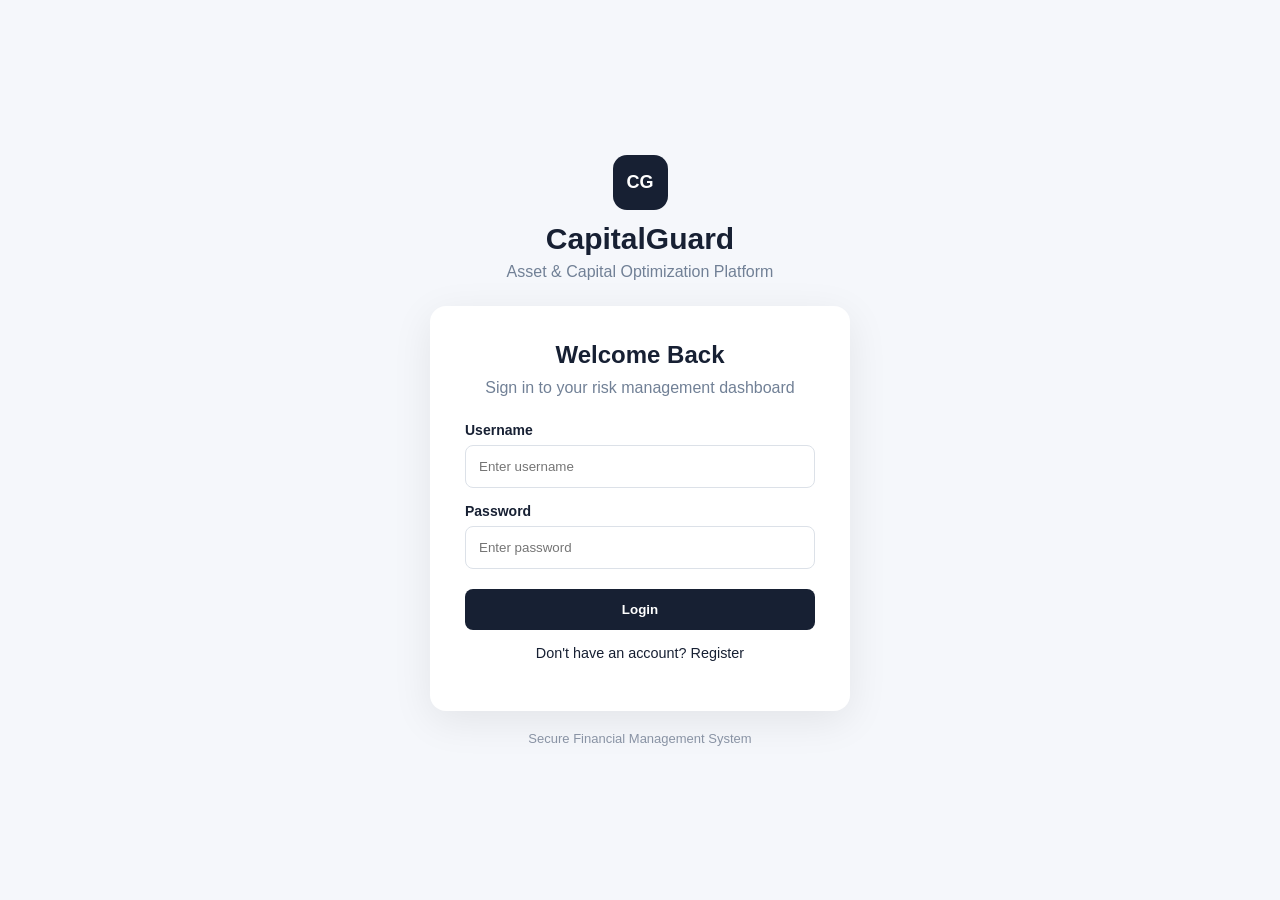
<file: frontend/index.html>
<!DOCTYPE html>
<html lang="en">
<head>
    <meta charset="UTF-8">
    <meta name="viewport" content="width=device-width, initial-scale=1.0">
    <title>CapitalGuard - Login</title>
    <link rel="stylesheet" href="../css/style.css">
</head>

<body class="login-body">

    <div class="login-container">

        <div class="login-logo">
            <div class="logo-icon">CG</div>
            <h1>CapitalGuard</h1>
            <p>Asset & Capital Optimization Platform</p>
        </div>

        <!-- LOGIN VIEW -->
        <div class="login-card" id="loginView">

            <h2>Welcome Back</h2>
            <p class="login-subtitle">Sign in to your risk management dashboard</p>

            <label>Username</label>
            <input type="text" id="username" placeholder="Enter username">

            <label>Password</label>
            <input type="password" id="password" placeholder="Enter password">

            <button class="primary-btn" onclick="login()">Login</button>
            <p style="text-align: center; margin-top: 15px; font-size: 0.9rem;">Don't have an account? <a href="#" onclick="toggleView('register')" style="color: var(--primary);">Register</a></p>

            <p id="loginMessage" class="login-message"></p>

        </div>

        <!-- REGISTER VIEW -->
        <div class="login-card" id="registerView" style="display: none;">

            <h2>Create Account</h2>
            <p class="login-subtitle">Join the CapitalGuard platform</p>

            <label>Username</label>
            <input type="text" id="regUsername" placeholder="Choose a username">

            <label>Password</label>
            <input type="password" id="regPassword" placeholder="Create a password">

            <label>Confirm Password</label>
            <input type="password" id="regConfirmPassword" placeholder="Confirm your password">

            <button class="primary-btn" onclick="register()">Register</button>
            <p style="text-align: center; margin-top: 15px; font-size: 0.9rem;">Already have an account? <a href="#" onclick="toggleView('login')" style="color: var(--primary);">Login</a></p>

            <p id="registerMessage" class="login-message"></p>

        </div>

        <p class="login-footer">Secure Financial Management System</p>

    </div>

    <script src="../js/app.js"></script>

</body>
</html>
</file>
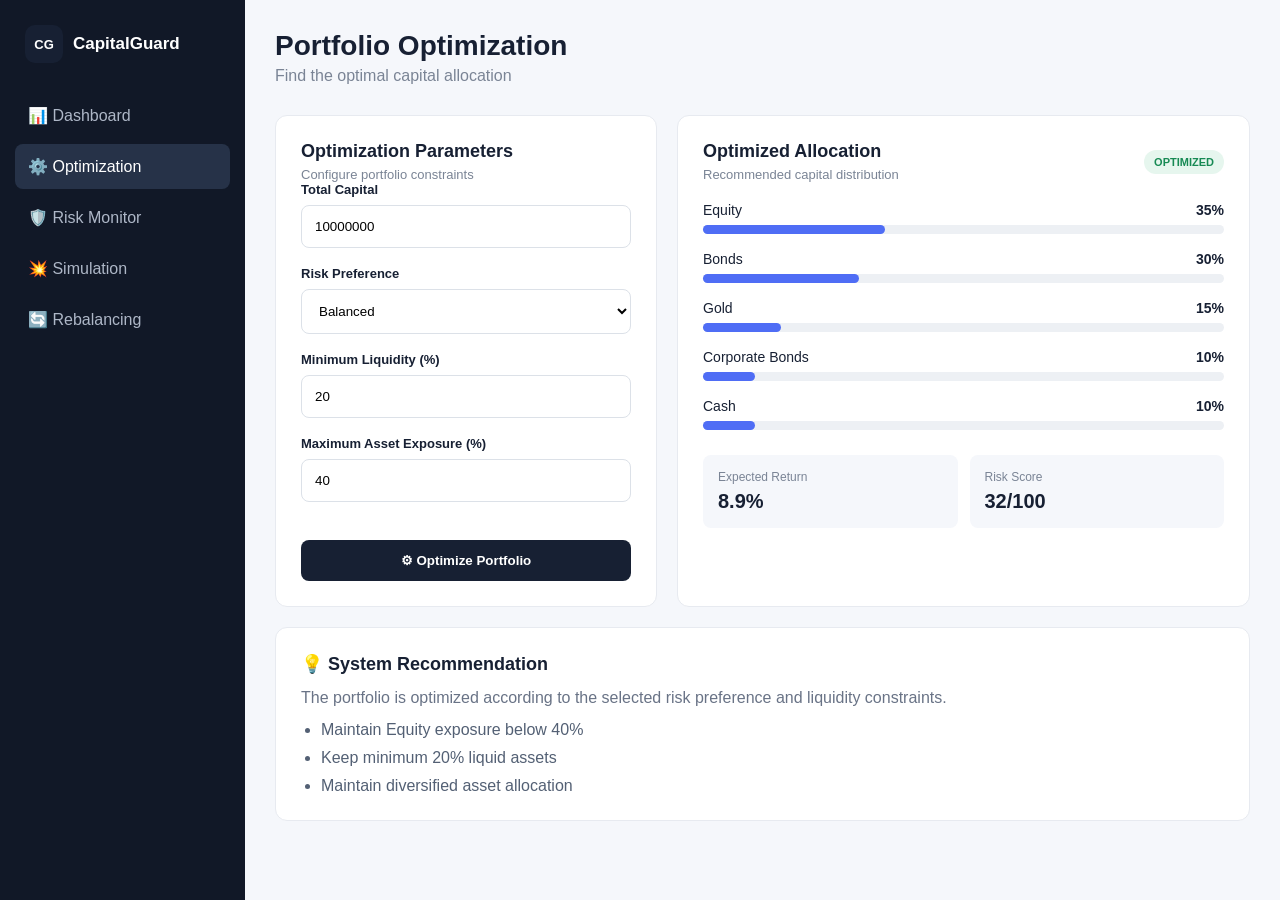
<file: frontend/optimization.html>
<!DOCTYPE html>
<html lang="en">

<head>

    <meta charset="UTF-8">
    <meta name="viewport" content="width=device-width, initial-scale=1.0">

    <title>CapitalGuard - Optimization</title>

   <link rel="stylesheet" href="../css/style.css">

</head>

<body>

<div class="app">

    <aside class="sidebar">

        <div class="brand">
            <div class="logo-icon small">CG</div>
            <span>CapitalGuard</span>
        </div>

        <nav>

            <a href="dashboard.html">📊 Dashboard</a>

            <a class="active" href="optimization.html">
                ⚙️ Optimization
            </a>

            <a href="risk.html">🛡️ Risk Monitor</a>

            <a href="simulation.html">💥 Simulation</a>

            <a href="rebalance.html">🔄 Rebalancing</a>

        </nav>

    </aside>


    <main class="main">

        <header class="topbar">

            <div>
                <h1>Portfolio Optimization</h1>
                <p>Find the optimal capital allocation</p>
            </div>

        </header>


        <div class="optimization-layout">

            <!-- INPUT -->

            <div class="panel">

                <h2>Optimization Parameters</h2>

                <p class="panel-description">
                    Configure portfolio constraints
                </p>

                <label>Total Capital</label>

                <input
                    type="number"
                    id="capital"
                    value="10000000"
                    class="form-input"
                >


                <label>Risk Preference</label>

                <select id="riskPreference" class="form-input">

                    <option>Conservative</option>
                    <option selected>Balanced</option>
                    <option>Aggressive</option>

                </select>


                <label>Minimum Liquidity (%)</label>

                <input
                    type="number"
                    id="liquidity"
                    value="20"
                    class="form-input"
                >


                <label>Maximum Asset Exposure (%)</label>

                <input
                    type="number"
                    id="maxExposure"
                    value="40"
                    class="form-input"
                >


                <button
                    class="primary-btn"
                    onclick="optimizePortfolio()"
                >
                    ⚙ Optimize Portfolio
                </button>

            </div>


            <!-- RESULT -->

            <div class="panel">

                <div class="panel-header">

                    <div>
                        <h2>Optimized Allocation</h2>
                        <p>Recommended capital distribution</p>
                    </div>

                    <span class="badge safe-badge">
                        OPTIMIZED
                    </span>

                </div>


                <div id="optimizationResult">

                    <div class="allocation-row">
                        <span>Equity</span>
                        <strong>35%</strong>
                    </div>

                    <div class="allocation-bar">
                        <div style="width:35%"></div>
                    </div>


                    <div class="allocation-row">
                        <span>Bonds</span>
                        <strong>30%</strong>
                    </div>

                    <div class="allocation-bar">
                        <div style="width:30%"></div>
                    </div>


                    <div class="allocation-row">
                        <span>Gold</span>
                        <strong>15%</strong>
                    </div>

                    <div class="allocation-bar">
                        <div style="width:15%"></div>
                    </div>


                    <div class="allocation-row">
                        <span>Corporate Bonds</span>
                        <strong>10%</strong>
                    </div>

                    <div class="allocation-bar">
                        <div style="width:10%"></div>
                    </div>


                    <div class="allocation-row">
                        <span>Cash</span>
                        <strong>10%</strong>
                    </div>

                    <div class="allocation-bar">
                        <div style="width:10%"></div>
                    </div>

                </div>


                <div class="result-cards">

                    <div>
                        <span>Expected Return</span>
                        <strong id="opt-return">8.9%</strong>
                    </div>

                    <div>
                        <span>Risk Score</span>
                        <strong id="opt-risk">32/100</strong>
                    </div>

                </div>

            </div>

        </div>


        <div class="panel recommendation">

            <h2>💡 System Recommendation</h2>

            <p>
                The portfolio is optimized according to the selected
                risk preference and liquidity constraints.
            </p>

            <ul>
                <li>Maintain Equity exposure below 40%</li>
                <li>Keep minimum 20% liquid assets</li>
                <li>Maintain diversified asset allocation</li>
            </ul>

        </div>

    </main>

</div>

<script src="../js/app.js"></script>
<script src="../js/optimization.js"></script>

</body>
</html>
</file>
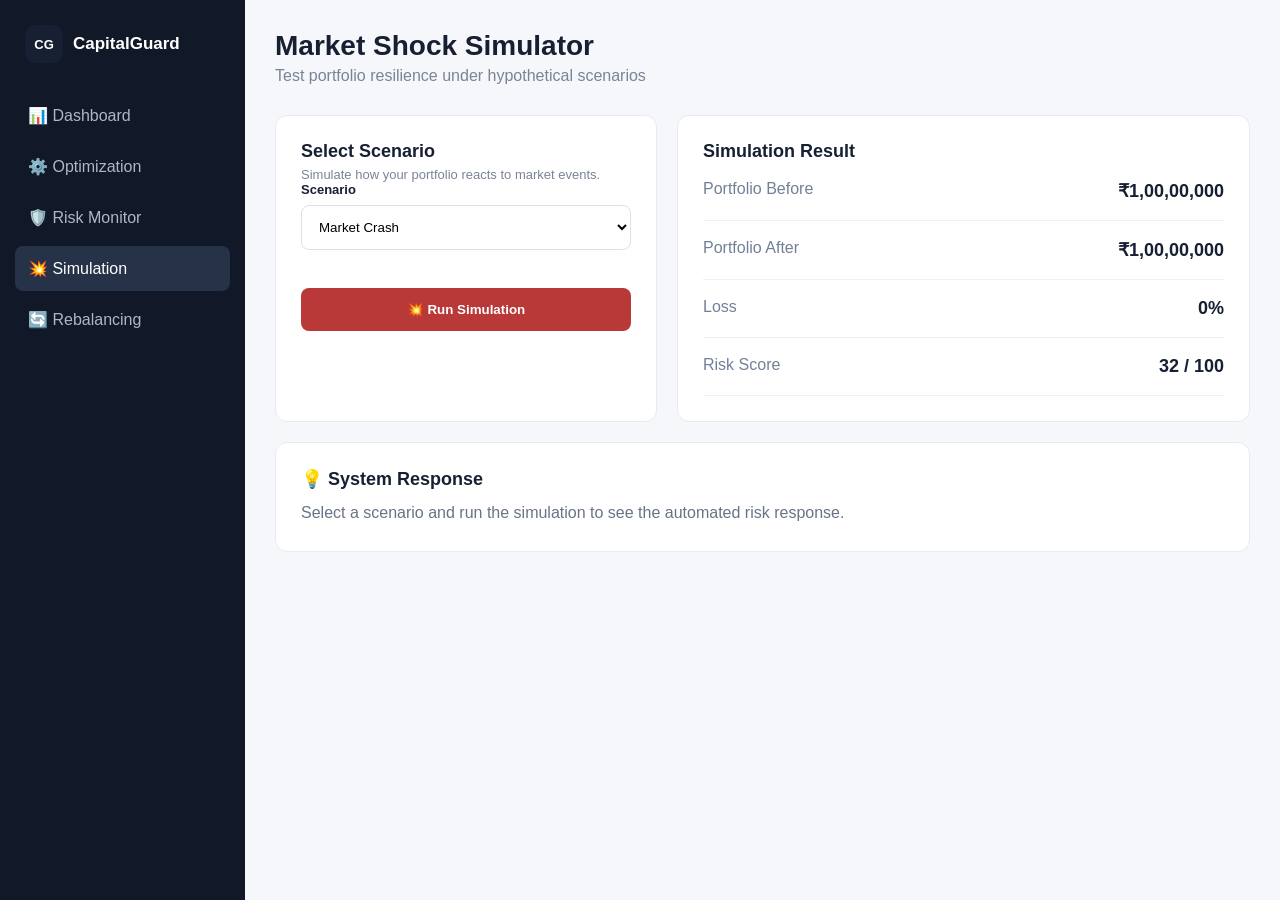
<file: frontend/simulation.html>
<!DOCTYPE html>
<html lang="en">

<head>

    <meta charset="UTF-8">
    <meta name="viewport" content="width=device-width, initial-scale=1.0">

    <title>CapitalGuard - Simulation</title>

   <link rel="stylesheet" href="../css/style.css">

</head>

<body>

<div class="app">

    <aside class="sidebar">

        <div class="brand">
            <div class="logo-icon small">CG</div>
            <span>CapitalGuard</span>
        </div>

        <nav>

            <a href="dashboard.html">📊 Dashboard</a>
            <a href="optimization.html">⚙️ Optimization</a>
            <a href="risk.html">🛡️ Risk Monitor</a>
            <a class="active" href="simulation.html">💥 Simulation</a>
            <a href="rebalance.html">🔄 Rebalancing</a>

        </nav>

    </aside>


    <main class="main">

        <header class="topbar">

            <div>
                <h1>Market Shock Simulator</h1>
                <p>Test portfolio resilience under hypothetical scenarios</p>
            </div>

        </header>


        <div class="simulation-layout">


            <div class="panel">

                <h2>Select Scenario</h2>

                <p class="panel-description">
                    Simulate how your portfolio reacts to market events.
                </p>


                <label>Scenario</label>

                <select id="scenario" class="form-input">

                    <option value="crash">
                        Market Crash
                    </option>

                    <option value="interest">
                        Interest Rate Increase
                    </option>

                    <option value="liquidity">
                        Liquidity Crisis
                    </option>

                    <option value="equity">
                        Equity Crash
                    </option>

                </select>


                <button
                    class="danger-btn"
                    onclick="runSimulation()"
                >
                    💥 Run Simulation
                </button>

            </div>


            <div class="panel">

                <h2>Simulation Result</h2>

                <div id="simulationResult">

                    <div class="simulation-stat">

                        <span>Portfolio Before</span>

                        <strong>₹1,00,00,000</strong>

                    </div>


                    <div class="simulation-stat">

                        <span>Portfolio After</span>

                        <strong id="afterValue">
                            ₹1,00,00,000
                        </strong>

                    </div>


                    <div class="simulation-stat">

                        <span>Loss</span>

                        <strong id="lossValue">
                            0%
                        </strong>

                    </div>


                    <div class="simulation-stat">

                        <span>Risk Score</span>

                        <strong id="simulationRisk">
                            32 / 100
                        </strong>

                    </div>

                </div>

            </div>

        </div>


        <div
            id="simulationMessage"
            class="panel recommendation"
        >

            <h2>💡 System Response</h2>

            <p>
                Select a scenario and run the simulation to see
                the automated risk response.
            </p>

        </div>

    </main>

</div>

<script src="../js/app.js"></script>
<script src="../js/simulation.js"></script>

</body>
</html>
</file>
<file: css/style.css>
* {
    margin: 0;
    padding: 0;
    box-sizing: border-box;
}

body {
    font-family: Arial, Helvetica, sans-serif;
    background: #f5f7fb;
    color: #172033;
}

a {
    text-decoration: none;
    color: inherit;
}

button,
input,
select {
    font-family: inherit;
}


/* =========================
   LOGIN
========================= */

.login-body {
    min-height: 100vh;
    display: flex;
    justify-content: center;
    align-items: center;
    background: #f5f7fb;
}

.login-container {
    width: 420px;
    text-align: center;
}

.login-logo {
    margin-bottom: 25px;
}

.login-logo h1 {
    margin-top: 12px;
    font-size: 30px;
}

.login-logo p {
    color: #718096;
    margin-top: 7px;
}

.logo-icon {
    width: 55px;
    height: 55px;
    background: #172033;
    color: white;
    border-radius: 14px;
    display: inline-flex;
    justify-content: center;
    align-items: center;
    font-weight: bold;
    font-size: 18px;
}

.logo-icon.small {
    width: 38px;
    height: 38px;
    border-radius: 10px;
    font-size: 13px;
}

.login-card {
    background: white;
    padding: 35px;
    border-radius: 16px;
    box-shadow: 0 10px 40px rgba(0, 0, 0, 0.08);
    text-align: left;
}

.login-card h2 {
    text-align: center;
}

.login-subtitle {
    text-align: center;
    color: #718096;
    margin: 10px 0 25px;
}

.login-card label {
    display: block;
    margin: 15px 0 7px;
    font-size: 14px;
    font-weight: 600;
}

.login-card input {
    width: 100%;
    padding: 13px;
    border: 1px solid #dce1e8;
    border-radius: 8px;
    outline: none;
}

.login-card input:focus {
    border-color: #4f6df5;
}

.login-footer {
    margin-top: 20px;
    color: #8993a4;
    font-size: 13px;
}

.login-message {
    text-align: center;
    margin-top: 15px;
}


/* =========================
   APP LAYOUT
========================= */

.app {
    display: flex;
    min-height: 100vh;
}

.sidebar {
    width: 245px;
    background: #111827;
    color: white;
    padding: 25px 15px;
    display: flex;
    flex-direction: column;
    position: fixed;
    top: 0;
    bottom: 0;
}

.brand {
    display: flex;
    align-items: center;
    gap: 10px;
    font-weight: bold;
    font-size: 17px;
    padding: 0 10px 30px;
}

.sidebar nav {
    display: flex;
    flex-direction: column;
    gap: 6px;
}

.sidebar nav a {
    padding: 13px;
    border-radius: 8px;
    color: #aeb7c7;
    transition: 0.2s;
}

.sidebar nav a:hover,
.sidebar nav a.active {
    background: #263248;
    color: white;
}

.sidebar-bottom {
    margin-top: auto;
}

.user-box {
    display: flex;
    gap: 10px;
    align-items: center;
    padding: 15px 8px;
    border-top: 1px solid #2c3546;
}

.avatar {
    width: 35px;
    height: 35px;
    background: #4f6df5;
    border-radius: 50%;
    display: flex;
    justify-content: center;
    align-items: center;
    font-size: 12px;
    font-weight: bold;
}

.user-box small {
    display: block;
    color: #8993a4;
    margin-top: 3px;
}

.logout-btn {
    width: 100%;
    padding: 10px;
    background: transparent;
    color: #aeb7c7;
    border: 1px solid #384255;
    border-radius: 7px;
    cursor: pointer;
}

.main {
    margin-left: 245px;
    width: calc(100% - 245px);
    padding: 30px;
}

.topbar {
    display: flex;
    justify-content: space-between;
    align-items: center;
    margin-bottom: 30px;
}

.topbar h1 {
    font-size: 28px;
}

.topbar p {
    color: #7a8495;
    margin-top: 5px;
}

.status {
    padding: 9px 14px;
    background: white;
    border-radius: 20px;
    font-size: 13px;
    border: 1px solid #e5e8ee;
}

.status-dot {
    display: inline-block;
    width: 8px;
    height: 8px;
    background: #20a464;
    border-radius: 50%;
    margin-right: 6px;
}


/* =========================
   CARDS
========================= */

.cards {
    display: grid;
    grid-template-columns: repeat(4, 1fr);
    gap: 18px;
    margin-bottom: 20px;
}

.card {
    background: white;
    padding: 22px;
    border-radius: 12px;
    border: 1px solid #e7eaf0;
}

.card-title {
    color: #778195;
    font-size: 14px;
}

.card-value {
    font-size: 27px;
    font-weight: bold;
    margin: 12px 0;
}

.small-text {
    font-size: 14px;
    color: #7a8495;
}

.positive {
    color: #178a54;
    font-size: 13px;
}

.safe {
    color: #178a54;
    font-size: 13px;
}

.negative {
    color: #d64545;
}


/* =========================
   PANELS
========================= */

.dashboard-grid {
    display: grid;
    grid-template-columns: 1fr 1fr;
    gap: 20px;
    margin-bottom: 20px;
}

.panel {
    background: white;
    border: 1px solid #e7eaf0;
    border-radius: 12px;
    padding: 25px;
}

.panel h2 {
    font-size: 18px;
}

.panel-description,
.panel-header p {
    color: #7a8495;
    font-size: 13px;
    margin-top: 5px;
}

.panel-header {
    display: flex;
    justify-content: space-between;
    align-items: center;
    margin-bottom: 20px;
}

.chart-container {
    height: 280px;
    display: flex;
    justify-content: center;
}


/* =========================
   RISK
========================= */

.risk-score {
    text-align: center;
    margin: 15px 0 25px;
}

.score-circle {
    width: 135px;
    height: 135px;
    border: 10px solid #dfeee7;
    border-radius: 50%;
    margin: auto;
    display: flex;
    flex-direction: column;
    justify-content: center;
    align-items: center;
}

.score-circle strong {
    font-size: 35px;
}

.score-circle span {
    color: #8993a4;
    font-size: 13px;
}

.metric {
    margin-top: 18px;
}

.metric > div:first-child,
.metric-heading {
    display: flex;
    justify-content: space-between;
    margin-bottom: 7px;
}

.progress {
    height: 7px;
    background: #edf0f4;
    border-radius: 10px;
    overflow: hidden;
}

.progress div {
    height: 100%;
    background: #4f6df5;
    border-radius: 10px;
}

.progress.large {
    height: 10px;
}


/* =========================
   BADGES
========================= */

.badge {
    padding: 6px 10px;
    border-radius: 20px;
    font-size: 11px;
    font-weight: bold;
}

.safe-badge {
    background: #e6f6ee;
    color: #178a54;
}

.warning-badge {
    background: #fff2d9;
    color: #b87500;
}


/* =========================
   ALERTS
========================= */

.alert {
    display: flex;
    gap: 12px;
    padding: 13px;
    border-radius: 8px;
    margin-bottom: 10px;
}

.alert strong {
    font-size: 13px;
}

.alert p {
    font-size: 12px;
    margin-top: 4px;
    color: #6e7787;
}

.alert.success {
    background: #effaf4;
}

.alert.warning {
    background: #fff8e8;
}

.alert-icon {
    font-weight: bold;
}


/* =========================
   TIMELINE
========================= */

.timeline-item {
    display: flex;
    gap: 12px;
    margin-bottom: 22px;
}

.timeline-dot {
    width: 10px;
    height: 10px;
    background: #4f6df5;
    border-radius: 50%;
    margin-top: 5px;
}

.timeline-item strong {
    font-size: 13px;
}

.timeline-item p {
    color: #718096;
    font-size: 12px;
    margin-top: 4px;
}

.timeline-item small {
    color: #9aa2b0;
}


/* =========================
   BUTTONS
========================= */

.primary-btn {
    width: 100%;
    border: none;
    padding: 13px;
    border-radius: 8px;
    background: #172033;
    color: white;
    font-weight: bold;
    cursor: pointer;
    margin-top: 20px;
}

.primary-btn:hover {
    background: #28344a;
}

.danger-btn {
    width: 100%;
    padding: 14px;
    border: none;
    border-radius: 8px;
    background: #b93838;
    color: white;
    font-weight: bold;
    cursor: pointer;
    margin-top: 20px;
}


/* =========================
   FORMS
========================= */

.form-input {
    width: 100%;
    padding: 13px;
    border: 1px solid #dce1e8;
    border-radius: 8px;
    margin: 8px 0 18px;
    outline: none;
    background: white;
}

.panel label {
    display: block;
    font-weight: 600;
    font-size: 13px;
}


/* =========================
   OPTIMIZATION
========================= */

.optimization-layout {
    display: grid;
    grid-template-columns: 0.8fr 1.2fr;
    gap: 20px;
}

.allocation-row {
    display: flex;
    justify-content: space-between;
    margin-top: 17px;
    font-size: 14px;
}

.allocation-bar {
    height: 9px;
    background: #edf0f4;
    border-radius: 10px;
    margin-top: 7px;
}

.allocation-bar div {
    height: 100%;
    background: #4f6df5;
    border-radius: 10px;
}

.result-cards {
    display: grid;
    grid-template-columns: 1fr 1fr;
    gap: 12px;
    margin-top: 25px;
}

.result-cards div {
    padding: 15px;
    background: #f5f7fb;
    border-radius: 8px;
}

.result-cards span {
    display: block;
    font-size: 12px;
    color: #7a8495;
}

.result-cards strong {
    display: block;
    font-size: 20px;
    margin-top: 6px;
}

.recommendation {
    margin-top: 20px;
}

.recommendation p {
    color: #697386;
    margin-top: 10px;
    line-height: 1.6;
}

.recommendation li {
    margin: 10px 0 0 20px;
    color: #536074;
}


/* =========================
   RISK PAGE
========================= */

.risk-main-card {
    background: white;
    border: 1px solid #e7eaf0;
    border-radius: 12px;
    padding: 30px;
    display: flex;
    justify-content: space-between;
    align-items: center;
    margin-bottom: 20px;
}

.big-risk {
    font-size: 45px;
    font-weight: bold;
    margin: 10px 0;
}

.big-risk span {
    font-size: 16px;
    color: #8993a4;
}

.risk-message {
    max-width: 450px;
}

.risk-message p {
    color: #718096;
    margin-top: 8px;
    line-height: 1.5;
}

.risk-grid {
    display: grid;
    grid-template-columns: 1fr 1.3fr;
    gap: 20px;
}

.metric-large {
    margin: 25px 0;
}


/* =========================
   TABLE
========================= */

table {
    width: 100%;
    border-collapse: collapse;
}

th,
td {
    text-align: left;
    padding: 14px 8px;
    border-bottom: 1px solid #edf0f4;
    font-size: 13px;
}

th {
    color: #718096;
    font-weight: 600;
}

.table-safe {
    color: #178a54;
    font-weight: bold;
    font-size: 11px;
}

.table-warning {
    color: #b87500;
    font-weight: bold;
    font-size: 11px;
}


/* =========================
   SIMULATION
========================= */

.simulation-layout {
    display: grid;
    grid-template-columns: 0.8fr 1.2fr;
    gap: 20px;
}

.simulation-stat {
    display: flex;
    justify-content: space-between;
    padding: 18px 0;
    border-bottom: 1px solid #edf0f4;
}

.simulation-stat span {
    color: #718096;
}

.simulation-stat strong {
    font-size: 18px;
}


/* =========================
   RESPONSIVE
========================= */

@media (max-width: 1000px) {

    .cards {
        grid-template-columns: repeat(2, 1fr);
    }

    .dashboard-grid,
    .optimization-layout,
    .risk-grid,
    .simulation-layout {
        grid-template-columns: 1fr;
    }

}

@media (max-width: 700px) {

    .sidebar {
        width: 70px;
    }

    .sidebar .brand span,
    .sidebar nav a {
        font-size: 0;
    }

    .sidebar nav a::first-letter {
        font-size: 18px;
    }

    .main {
        margin-left: 70px;
        width: calc(100% - 70px);
        padding: 15px;
    }

    .cards {
        grid-template-columns: 1fr;
    }

    .risk-main-card {
        flex-direction: column;
        align-items: flex-start;
        gap: 20px;
    }

}
</file>
